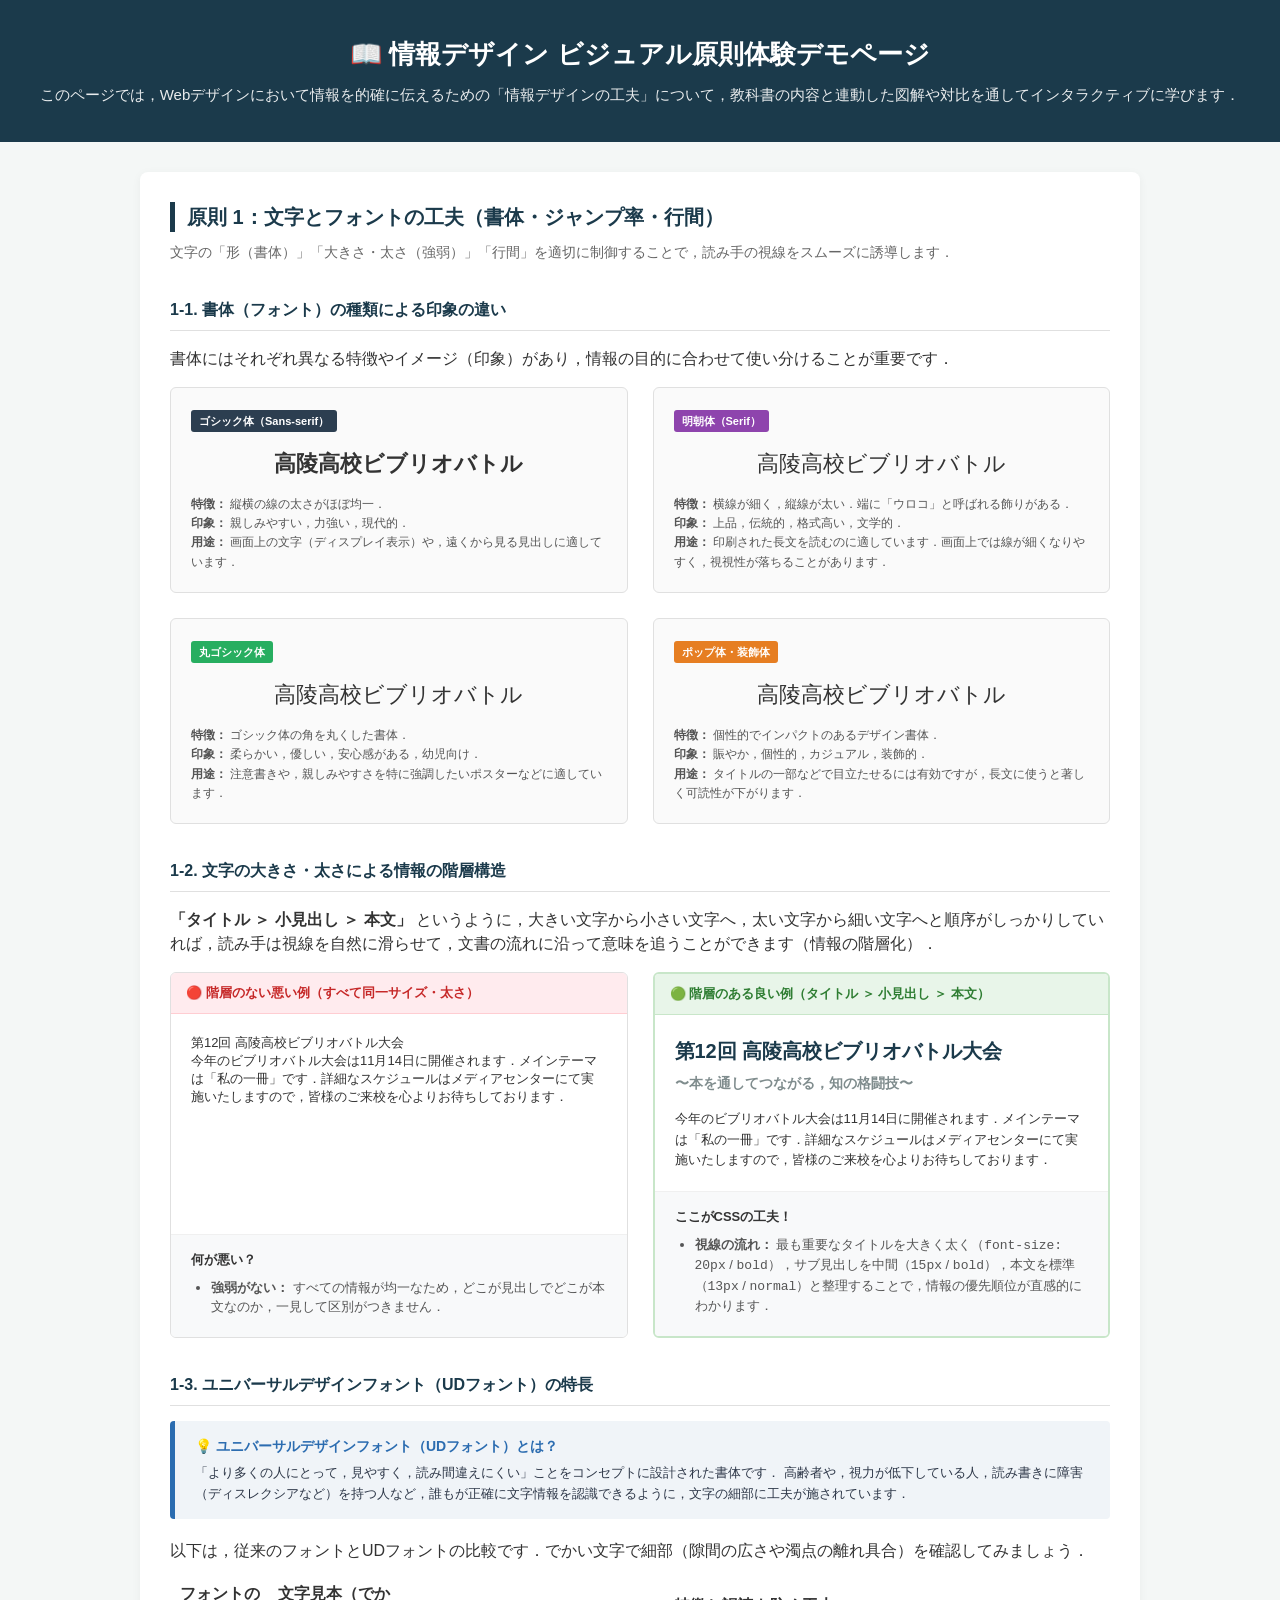
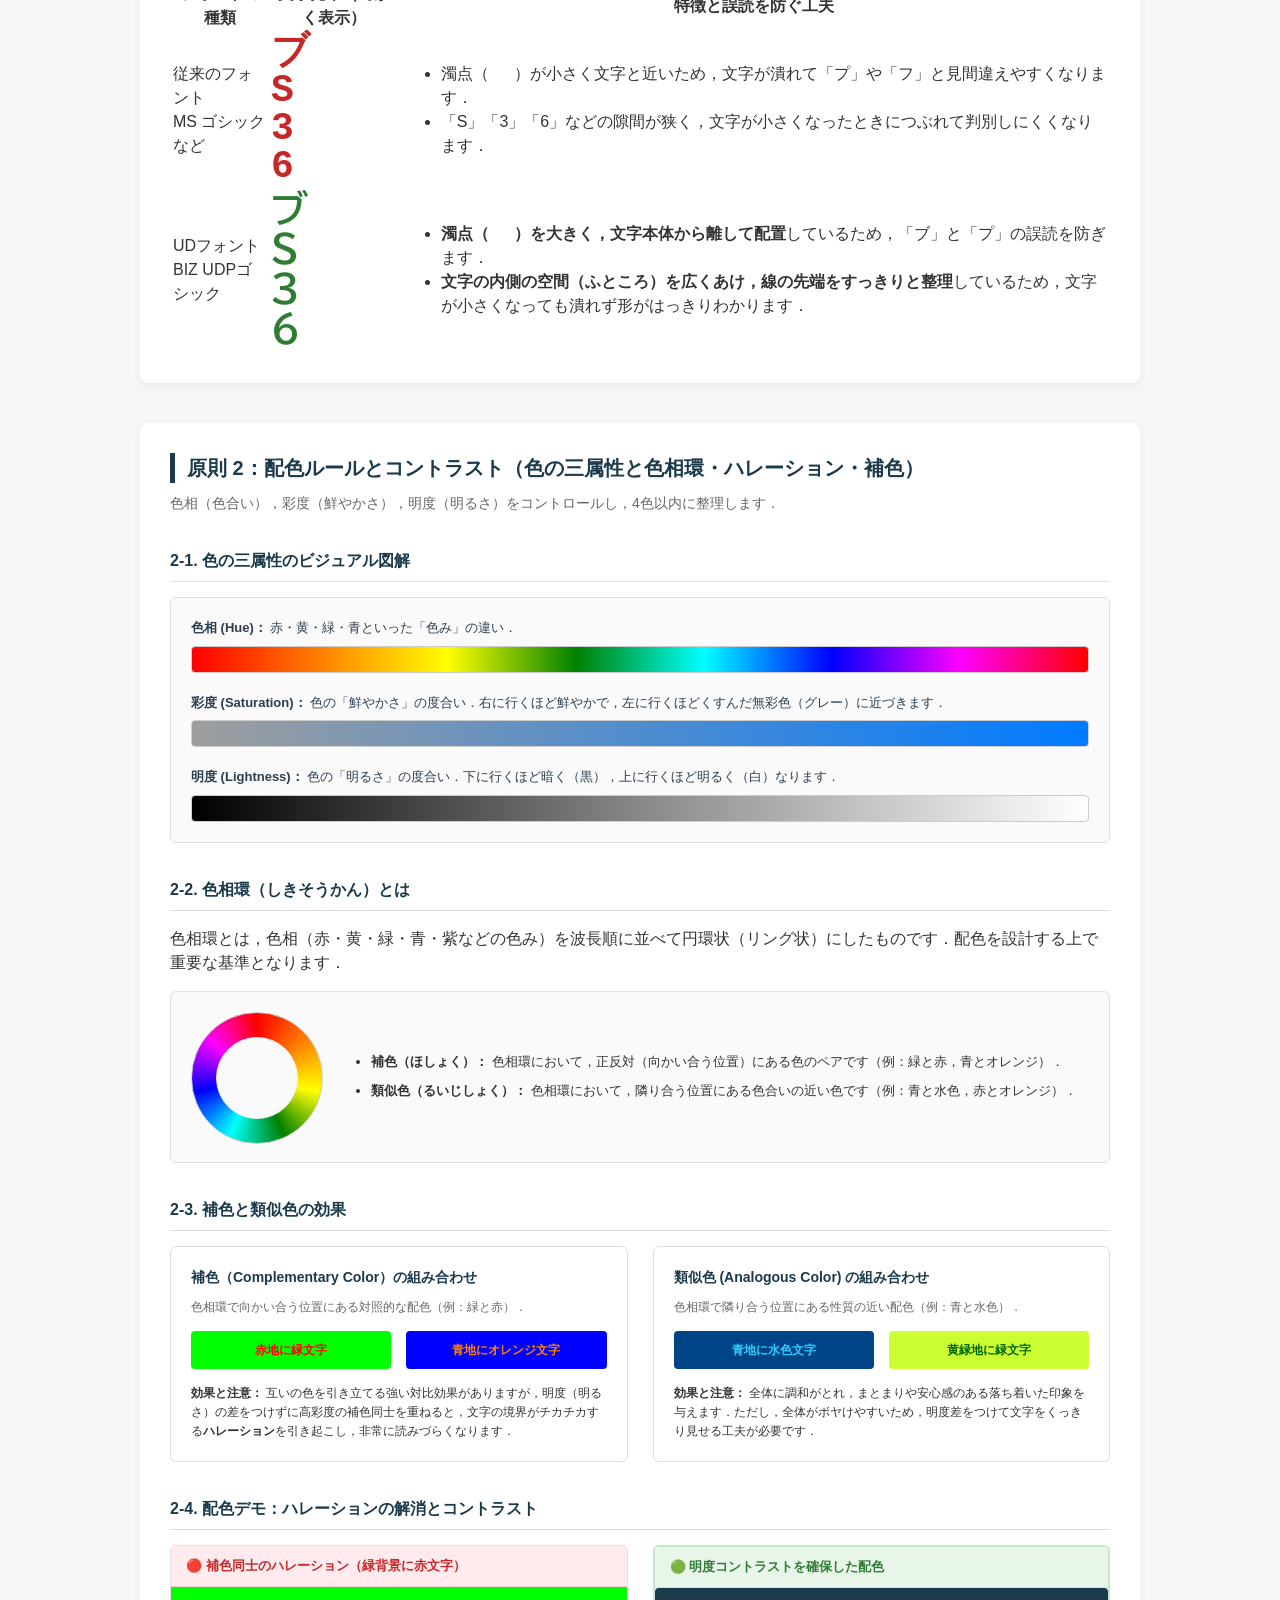
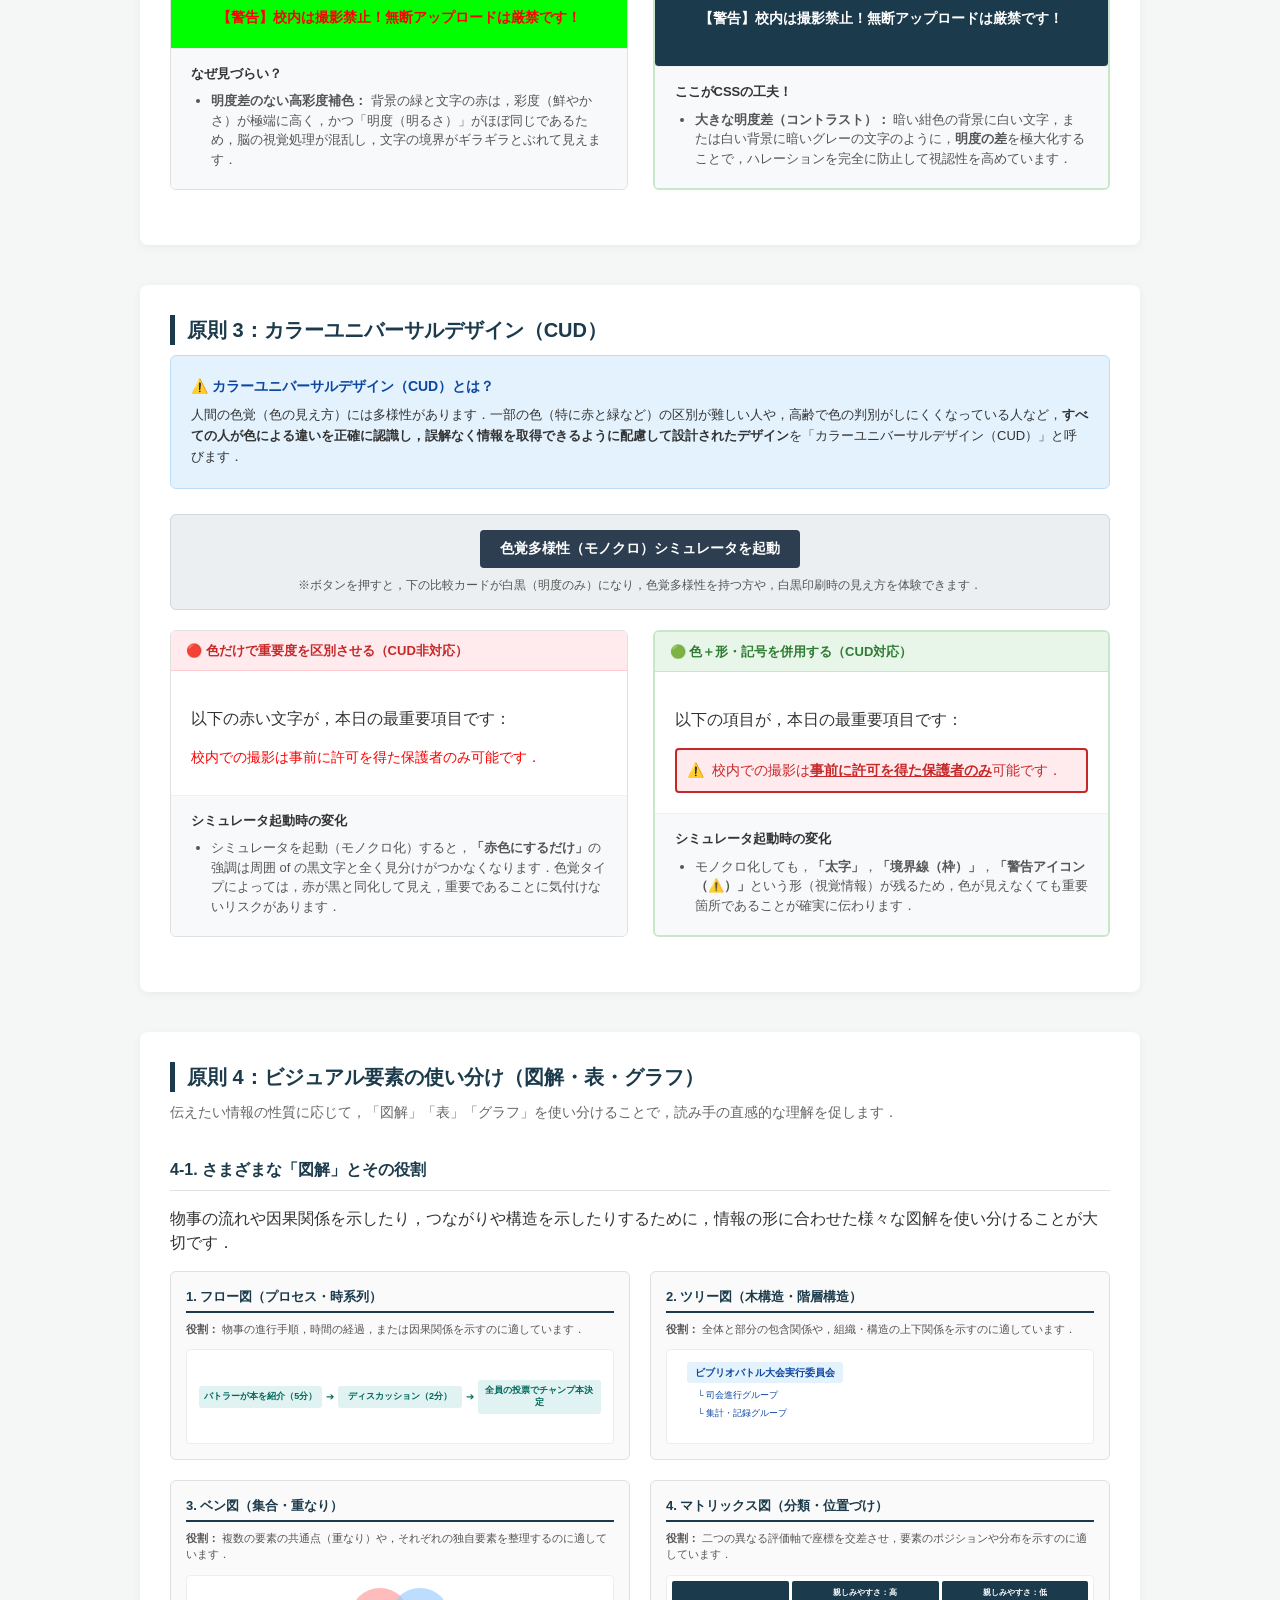
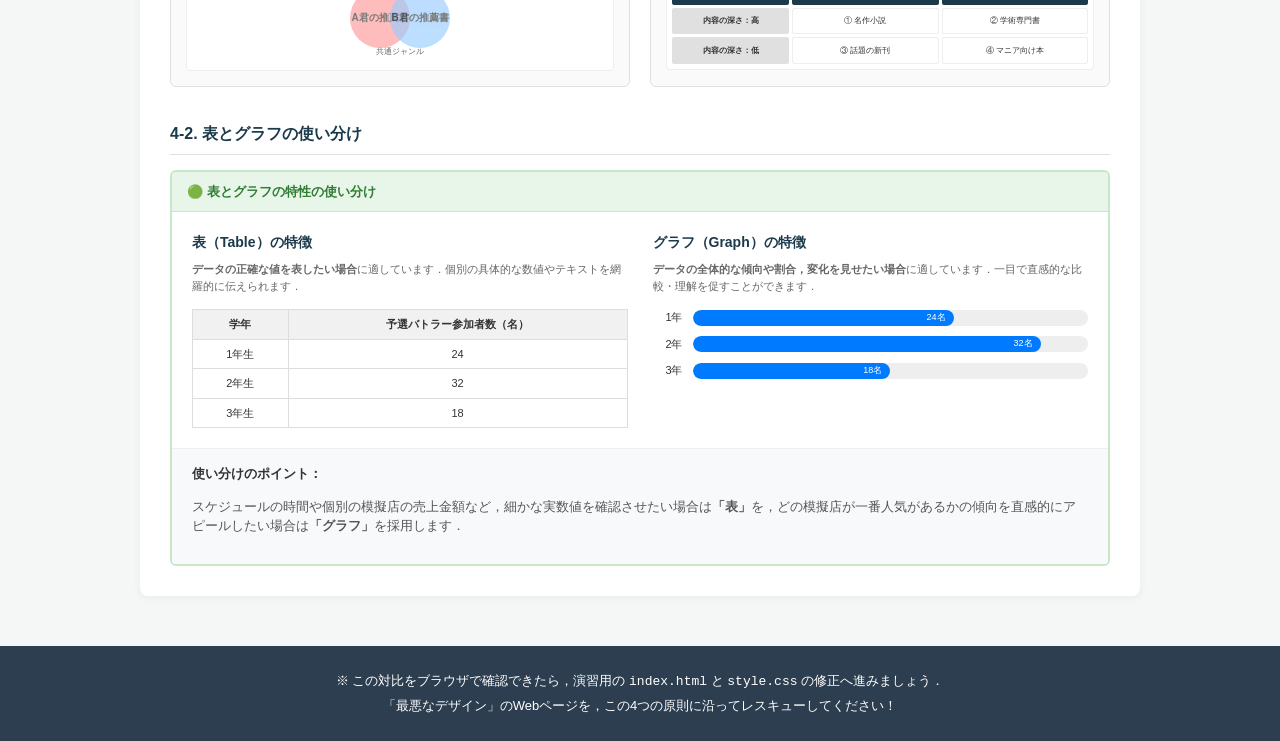
<file: lecture.html>
<!DOCTYPE html>
<html lang="ja">
<head>
    <meta charset="UTF-8">
    <title>情報デザイン解説：伝えるためのビジュアルデザイン原則</title>
    <link rel="preconnect" href="https://fonts.googleapis.com">
    <link rel="preconnect" href="https://fonts.gstatic.com" crossorigin>
    <link href="https://fonts.googleapis.com/css2?family=BIZ+UDPGothic:wght@400;700&display=swap" rel="stylesheet">
    <link rel="stylesheet" href="lecture.css">
</head>
<body>
    <header>
        <h1>📖 情報デザイン ビジュアル原則体験デモページ</h1>
        <p>このページでは，Webデザインにおいて情報を的確に伝えるための「情報デザインの工夫」について，教科書の内容と連動した図解や対比を通してインタラクティブに学びます．</p>
    </header>

    <main class="container">
        <!-- セクション 1：文字とフォントの工夫 -->
        <section class="demo-section">
            <h2 class="section-title">原則 1：文字とフォントの工夫（書体・ジャンプ率・行間）</h2>
            <p class="section-desc">文字の「形（書体）」「大きさ・太さ（強弱）」「行間」を適切に制御することで，読み手の視線をスムーズに誘導します．</p>

            <h3>1-1. 書体（フォント）の種類による印象の違い</h3>
            <p>書体にはそれぞれ異なる特徴やイメージ（印象）があり，情報の目的に合わせて使い分けることが重要です．</p>
            
            <div class="grid font-comparison-grid">
                <!-- ゴシック体 -->
                <div class="font-sample-card type-gothic">
                    <div class="font-tag tag-gothic">ゴシック体（Sans-serif）</div>
                    <p class="font-preview">高陵高校ビブリオバトル</p>
                    <p class="font-desc"><strong>特徴：</strong> 縦横の線の太さがほぼ均一．<br><strong>印象：</strong> 親しみやすい，力強い，現代的．<br><strong>用途：</strong> 画面上の文字（ディスプレイ表示）や，遠くから見る見出しに適しています．</p>
                </div>
                <!-- 明朝体 -->
                <div class="font-sample-card type-mincho">
                    <div class="font-tag tag-mincho">明朝体（Serif）</div>
                    <p class="font-preview">高陵高校ビブリオバトル</p>
                    <p class="font-desc"><strong>特徴：</strong> 横線が細く，縦線が太い．端に「ウロコ」と呼ばれる飾りがある．<br><strong>印象：</strong> 上品，伝統的，格式高い，文学的．<br><strong>用途：</strong> 印刷された長文を読むのに適しています．画面上では線が細くなりやすく，視視性が落ちることがあります．</p>
                </div>
                <!-- 丸ゴシック体 -->
                <div class="font-sample-card type-round">
                    <div class="font-tag tag-round">丸ゴシック体</div>
                    <p class="font-preview">高陵高校ビブリオバトル</p>
                    <p class="font-desc"><strong>特徴：</strong> ゴシック体の角を丸くした書体．<br><strong>印象：</strong> 柔らかい，優しい，安心感がある，幼児向け．<br><strong>用途：</strong> 注意書きや，親しみやすさを特に強調したいポスターなどに適しています．</p>
                </div>
                <!-- ポップ体・装飾 -->
                <div class="font-sample-card type-pop">
                    <div class="font-tag tag-pop">ポップ体・装飾体</div>
                    <p class="font-preview">高陵高校ビブリオバトル</p>
                    <p class="font-desc"><strong>特徴：</strong> 個性的でインパクトのあるデザイン書体．<br><strong>印象：</strong> 賑やか，個性的，カジュアル，装飾的．<br><strong>用途：</strong> タイトルの一部などで目立たせるには有効ですが，長文に使うと著しく可読性が下がります．</p>
                </div>
            </div>

            <h3>1-2. 文字の大きさ・太さによる情報の階層構造</h3>
            <p><strong>「タイトル ＞ 小見出し ＞ 本文」</strong> というように，大きい文字から小さい文字へ，太い文字から細い文字へと順序がしっかりしていれば，読み手は視線を自然に滑らせて，文書の流れに沿って意味を追うことができます（情報の階層化）．</p>

            <div class="grid">
                <!-- 悪い例：階層構造がない（文字の壁） -->
                <div class="card bad-example">
                    <div class="example-header header-bad">🔴 階層のない悪い例（すべて同一サイズ・太さ）</div>
                    <div class="demo-content font-bad-2">
                        <h4>第12回 高陵高校ビブリオバトル大会</h4>
                        <p>今年のビブリオバトル大会は11月14日に開催されます．メインテーマは「私の一冊」です．詳細なスケジュールはメディアセンターにて実施いたしますので，皆様のご来校を心よりお待ちしております．</p>
                    </div>
                    <div class="explanation">
                        <span class="label">何が悪い？</span>
                        <ul>
                            <li><strong>強弱がない：</strong> すべての情報が均一なため，どこが見出しでどこが本文なのか，一見して区別がつきません．</li>
                        </ul>
                    </div>
                </div>

                <!-- 良い例：階層構造の確立 -->
                <div class="card good-example">
                    <div class="example-header header-good">🟢 階層のある良い例（タイトル ＞ 小見出し ＞ 本文）</div>
                    <div class="demo-content font-hierarchy">
                        <h3 class="hierarchy-title">第12回 高陵高校ビブリオバトル大会</h3>
                        <h4 class="hierarchy-subtitle">〜本を通してつながる，知の格闘技〜</h4>
                        <p class="hierarchy-body">今年のビブリオバトル大会は11月14日に開催されます．メインテーマは「私の一冊」です．詳細なスケジュールはメディアセンターにて実施いたしますので，皆様のご来校を心よりお待ちしております．</p>
                    </div>
                    <div class="explanation">
                        <span class="label">ここがCSSの工夫！</span>
                        <ul>
                            <li><strong>視線の流れ：</strong> 最も重要なタイトルを大きく太く（<code>font-size: 20px</code> / <code>bold</code>），サブ見出しを中間（<code>15px</code> / <code>bold</code>），本文を標準（<code>13px</code> / <code>normal</code>）と整理することで，情報の優先順位が直感的にわかります．</li>
                        </ul>
                    </div>
                </div>
            </div>

            <h3>1-3. ユニバーサルデザインフォント（UDフォント）の特長</h3>
            <div class="font-info-box">
                <h4>💡 ユニバーサルデザインフォント（UDフォント）とは？</h4>
                <p>「より多くの人にとって，見やすく，読み間違えにくい」ことをコンセプトに設計された書体です．
                高齢者や，視力が低下している人，読み書きに障害（ディスレクシアなど）を持つ人など，誰もが正確に文字情報を認識できるように，文字の細部に工夫が施されています．</p>
            </div>

            <p class="demo-intro-text">以下は，従来のフォントとUDフォントの比較です．でかい文字で細部（隙間の広さや濁点の離れ具合）を確認してみましょう．</p>

            <div class="ud-table-wrapper">
                <table class="ud-compare-table">
                    <thead>
                        <tr>
                            <th class="col-type">フォントの種類</th>
                            <th class="col-chars">文字見本（でかく表示）</th>
                            <th class="col-desc">特徴と誤読を防ぐ工夫</th>
                        </tr>
                    </thead>
                    <tbody>
                        <!-- 従来フォント -->
                        <tr class="tr-bad">
                            <td class="font-type-cell">
                                <span class="badge-bad">従来のフォント</span>
                                <div class="font-name-sub">MS ゴシック など</div>
                            </td>
                            <td class="chars-cell">
                                <div class="compare-row-flex">
                                    <div class="char-box-s"><span class="compare-char char-normal">ブ</span></div>
                                    <div class="char-box-s"><span class="compare-char char-normal">S</span></div>
                                    <div class="char-box-s"><span class="compare-char char-normal">3</span></div>
                                    <div class="char-box-s"><span class="compare-char char-normal">6</span></div>
                                </div>
                            </td>
                            <td class="desc-cell">
                                <ul>
                                    <li>濁点（ ゙ ）が小さく文字と近いため，文字が潰れて「プ」や「フ」と見間違えやすくなります．</li>
                                    <li>「S」「3」「6」などの隙間が狭く，文字が小さくなったときにつぶれて判別しにくくなります．</li>
                                </ul>
                            </td>
                        </tr>
                        <!-- UDフォント -->
                        <tr class="tr-good">
                            <td class="font-type-cell">
                                <span class="badge-good">UDフォント</span>
                                <div class="font-name-sub">BIZ UDPゴシック</div>
                            </td>
                            <td class="chars-cell">
                                <div class="compare-row-flex">
                                    <div class="char-box-s"><span class="compare-char char-ud">ブ</span></div>
                                    <div class="char-box-s"><span class="compare-char char-ud">S</span></div>
                                    <div class="char-box-s"><span class="compare-char char-ud">3</span></div>
                                    <div class="char-box-s"><span class="compare-char char-ud">6</span></div>
                                </div>
                            </td>
                            <td class="desc-cell">
                                <ul>
                                    <li><strong>濁点（ ゙ ）を大きく，文字本体から離して配置</strong>しているため，「ブ」と「プ」の誤読を防ぎます．</li>
                                    <li><strong>文字の内側の空間（ふところ）を広くあけ，線の先端をすっきりと整理</strong>しているため，文字が小さくなっても潰れず形がはっきりわかります．</li>
                                </ul>
                            </td>
                        </tr>
                    </tbody>
                </table>
            </div>
        </section>

        <!-- セクション 2：配色ルールとコントラスト -->
        <section class="demo-section">
            <h2 class="section-title">原則 2：配色ルールとコントラスト（色の三属性と色相環・ハレーション・補色）</h2>
            <p class="section-desc">色相（色合い），彩度（鮮やかさ），明度（明るさ）をコントロールし，4色以内に整理します．</p>

            <h3>2-1. 色の三属性のビジュアル図解</h3>
            <div class="attributes-container">
                <!-- 色相 -->
                <div class="attr-row">
                    <div class="attr-label"><strong>色相 (Hue)：</strong> 赤・黄・緑・青といった「色み」の違い．</div>
                    <div class="color-bar bar-hue"></div>
                </div>
                <!-- 彩度 -->
                <div class="attr-row">
                    <div class="attr-label"><strong>彩度 (Saturation)：</strong> 色の「鮮やかさ」の度合い．右に行くほど鮮やかで，左に行くほどくすんだ無彩色（グレー）に近づきます．</div>
                    <div class="color-bar bar-saturation"></div>
                </div>
                <!-- 明度 -->
                <div class="attr-row">
                    <div class="attr-label"><strong>明度 (Lightness)：</strong> 色の「明るさ」の度合い．下に行くほど暗く（黒），上に行くほど明るく（白）なります．</div>
                    <div class="color-bar bar-lightness"></div>
                </div>
            </div>

            <h3>2-2. 色相環（しきそうかん）とは</h3>
            <p>色相環とは，色相（赤・黄・緑・青・紫などの色み）を波長順に並べて円環状（リング状）にしたものです．配色を設計する上で重要な基準となります．</p>
            
            <div class="color-wheel-wrapper">
                <div class="color-wheel-box">
                    <div class="color-wheel"></div>
                    <div class="wheel-pointer pointer-a"></div>
                    <div class="wheel-pointer pointer-b"></div>
                </div>
                <div class="color-wheel-explanation">
                    <ul>
                        <li><strong>補色（ほしょく）：</strong> 色相環において，正反対（向かい合う位置）にある色のペアです（例：緑と赤，青とオレンジ）．</li>
                        <li><strong>類似色（るいじしょく）：</strong> 色相環において，隣り合う位置にある色合いの近い色です（例：青と水色，赤とオレンジ）．</li>
                    </ul>
                </div>
            </div>

            <h3>2-3. 補色と類似色の効果</h3>
            <div class="grid color-harmony-grid">
                <!-- 補色 -->
                <div class="harmony-card card-complementary">
                    <h4>補色（Complementary Color）の組み合わせ</h4>
                    <p class="harmony-desc">色相環で向かい合う位置にある対照的な配色（例：緑と赤）．</p>
                    <div class="harmony-demo demo-comp">
                        <div class="comp-box-1">赤地に緑文字</div>
                        <div class="comp-box-2">青地にオレンジ文字</div>
                    </div>
                    <p class="harmony-effect"><strong>効果と注意：</strong> 互いの色を引き立てる強い対比効果がありますが，明度（明るさ）の差をつけずに高彩度の補色同士を重ねると，文字の境界がチカチカする<strong>ハレーション</strong>を引き起こし，非常に読みづらくなります．</p>
                </div>
                <!-- 類似色 -->
                <div class="harmony-card card-analogous">
                    <h4>類似色 (Analogous Color) の組み合わせ</h4>
                    <p class="harmony-desc">色相環で隣り合う位置にある性質の近い配色（例：青と水色）．</p>
                    <div class="harmony-demo demo-anal">
                        <div class="anal-box-1">青地に水色文字</div>
                        <div class="anal-box-2">黄緑地に緑文字</div>
                    </div>
                    <p class="harmony-effect"><strong>効果と注意：</strong> 全体に調和がとれ，まとまりや安心感のある落ち着いた印象を与えます．ただし，全体がボヤけやすいため，明度差をつけて文字をくっきり見せる工夫が必要です．</p>
                </div>
            </div>

            <h3>2-4. 配色デモ：ハレーションの解消とコントラスト</h3>
            <div class="grid">
                <!-- 悪い例：ハレーション -->
                <div class="card bad-example">
                    <div class="example-header header-bad">🔴 補色同士のハレーション（緑背景に赤文字）</div>
                    <div class="demo-content color-bad-2">
                        <p>【警告】校内は撮影禁止！無断アップロードは厳禁です！</p>
                    </div>
                    <div class="explanation">
                        <span class="label">なぜ見づらい？</span>
                        <ul>
                            <li><strong>明度差のない高彩度補色：</strong> 背景の緑と文字の赤は，彩度（鮮やかさ）が極端に高く，かつ「明度（明るさ）」がほぼ同じであるため，脳の視覚処理が混乱し，文字の境界がギラギラとぶれて見えます．</li>
                        </ul>
                    </div>
                </div>

                <!-- 良い例：明度コントラストの確保 -->
                <div class="card good-example">
                    <div class="example-header header-good">🟢 明度コントラストを確保した配色</div>
                    <div class="demo-content color-good-contrast">
                        <p>【警告】校内は撮影禁止！無断アップロードは厳禁です！</p>
                    </div>
                    <div class="explanation">
                        <span class="label">ここがCSSの工夫！</span>
                        <ul>
                            <li><strong>大きな明度差（コントラスト）：</strong> 暗い紺色の背景に白い文字，または白い背景に暗いグレーの文字のように，<strong>明度の差</strong>を極大化することで，ハレーションを完全に防止して視認性を高めています．</li>
                        </ul>
                    </div>
                </div>
            </div>
        </section>

        <!-- セクション 3：カラーユニバーサルデザイン -->
        <section class="demo-section">
            <h2 class="section-title">原則 3：カラーユニバーサルデザイン（CUD）</h2>
            
            <div class="cud-info-box">
                <h4>⚠️ カラーユニバーサルデザイン（CUD）とは？</h4>
                <p>人間の色覚（色の見え方）には多様性があります．一部の色（特に赤と緑など）の区別が難しい人や，高齢で色の判別がしにくくなっている人など，<strong>すべての人が色による違いを正確に認識し，誤解なく情報を取得できるように配慮して設計されたデザイン</strong>を「カラーユニバーサルデザイン（CUD）」と呼びます．</p>
            </div>

            <div class="simulator-panel">
                <button id="grayscale-btn" onclick="toggleGrayscale()">色覚多様性（モノクロ）シミュレータを起動</button>
                <p class="sim-note">※ボタンを押すと，下の比較カードが白黒（明度のみ）になり，色覚多様性を持つ方や，白黒印刷時の見え方を体験できます．</p>
            </div>

            <div class="grid" id="cud-demo-grid">
                <!-- 悪い例：色相のみに依存 -->
                <div class="card bad-example">
                    <div class="example-header header-bad">🔴 色だけで重要度を区別させる（CUD非対応）</div>
                    <div class="demo-content cud-bad">
                        <p>以下の赤い文字が，本日の最重要項目です：</p>
                        <p class="cud-bad-text">校内での撮影は事前に許可を得た保護者のみ可能です．</p>
                    </div>
                    <div class="explanation">
                        <span class="label">シミュレータ起動時の変化</span>
                        <ul>
                            <li>シミュレータを起動（モノクロ化）すると，<strong>「赤色にするだけ」</strong>の強調は周囲 of の黒文字と全く見分けがつかなくなります．色覚タイプによっては，赤が黒と同化して見え，重要であることに気付けないリスクがあります．</li>
                        </ul>
                    </div>
                </div>

                <!-- 良い例：色＋形の併用 -->
                <div class="card good-example">
                    <div class="example-header header-good">🟢 色＋形・記号を併用する（CUD対応）</div>
                    <div class="demo-content cud-good">
                        <p>以下の項目が，本日の最重要項目です：</p>
                        <div class="cud-good-box">
                            <span class="icon">⚠️</span>
                            <span class="text">校内での撮影は<strong>事前に許可を得た保護者のみ</strong>可能です．</span>
                        </div>
                    </div>
                    <div class="explanation">
                        <span class="label">シミュレータ起動時の変化</span>
                        <ul>
                            <li>モノクロ化しても，<strong>「太字」</strong>，<strong>「境界線（枠）」</strong>，<strong>「警告アイコン（⚠️）」</strong>という形（視覚情報）が残るため，色が見えなくても重要箇所であることが確実に伝わります．</li>
                        </ul>
                    </div>
                </div>
            </div>
        </section>

        <!-- セクション 4：図解・表・グラフの使い分け -->
        <section class="demo-section">
            <h2 class="section-title">原則 4：ビジュアル要素の使い分け（図解・表・グラフ）</h2>
            <p class="section-desc">伝えたい情報の性質に応じて，「図解」「表」「グラフ」を使い分けることで，読み手の直感的な理解を促します．</p>

            <h3>4-1. さまざまな「図解」とその役割</h3>
            <p>物事の流れや因果関係を示したり，つながりや構造を示したりするために，情報の形に合わせた様々な図解を使い分けることが大切です．</p>

            <div class="grid diagram-types-grid">
                <!-- フロー図 -->
                <div class="diagram-type-card">
                    <div class="diag-type-tag">1. フロー図（プロセス・時系列）</div>
                    <p class="diag-desc"><strong>役割：</strong> 物事の進行手順，時間の経過，または因果関係を示すのに適しています．</p>
                    <div class="diagram-demo-box db-flow">
                        <span class="flow-node">バトラーが本を紹介（5分）</span>
                        <span class="flow-arrow">➔</span>
                        <span class="flow-node">ディスカッション（2分）</span>
                        <span class="flow-arrow">➔</span>
                        <span class="flow-node">全員の投票でチャンプ本決定</span>
                    </div>
                </div>
                <!-- ツリー図 -->
                <div class="diagram-type-card">
                    <div class="diag-type-tag">2. ツリー図（木構造・階層構造）</div>
                    <p class="diag-desc"><strong>役割：</strong> 全体と部分の包含関係や，組織・構造の上下関係を示すのに適しています．</p>
                    <div class="diagram-demo-box db-tree">
                        <div class="tree-root-node">ビブリオバトル大会実行委員会</div>
                        <div class="tree-branches-container">
                            <div class="tree-branch-node">└ 司会進行グループ</div>
                            <div class="tree-branch-node">└ 集計・記録グループ</div>
                        </div>
                    </div>
                </div>
                <!-- ベン図 -->
                <div class="diagram-type-card">
                    <div class="diag-type-tag">3. ベン図（集合・重なり）</div>
                    <p class="diag-desc"><strong>役割：</strong> 複数の要素の共通点（重なり）や，それぞれの独自要素を整理するのに適しています．</p>
                    <div class="diagram-demo-box db-venn">
                        <div class="venn-circles">
                            <div class="venn-c c-left">A君の推薦書</div>
                            <div class="venn-c c-right">B君の推薦書</div>
                            <div class="venn-overlap-label">共通ジャンル</div>
                        </div>
                    </div>
                </div>
                <!-- マトリックス図 -->
                <div class="diagram-type-card">
                    <div class="diag-type-tag">4. マトリックス図（分類・位置づけ）</div>
                    <p class="diag-desc"><strong>役割：</strong> 二つの異なる評価軸で座標を交差させ，要素のポジションや分布を示すのに適しています．</p>
                    <div class="diagram-demo-box db-matrix">
                        <div class="matrix-grid">
                            <div class="m-cell m-header"></div>
                            <div class="m-cell m-header">親しみやすさ：高</div>
                            <div class="m-cell m-header">親しみやすさ：低</div>
                            <div class="m-cell m-label">内容の深さ：高</div>
                            <div class="m-cell m-content act-1">① 名作小説</div>
                            <div class="m-cell m-content act-2">② 学術専門書</div>
                            <div class="m-cell m-label">内容の深さ：低</div>
                            <div class="m-cell m-content act-3">③ 話題の新刊</div>
                            <div class="m-cell m-content act-4">④ マニア向け本</div>
                        </div>
                    </div>
                </div>
            </div>

            <h3>4-2. 表とグラフの使い分け</h3>
            <div class="card good-example-wide">
                <div class="example-header header-good">🟢 表とグラフの特性の使い分け</div>
                <div class="demo-content">
                    <div class="table-graph-comparison">
                        <!-- 表の解説とデモ -->
                        <div class="comp-item item-table">
                            <h4>表（Table）の特徴</h4>
                            <p class="comp-desc"><strong>データの正確な値を表したい場合</strong>に適しています．個別の具体的な数値やテキストを網羅的に伝えられます．</p>
                            <table class="sub-demo-table">
                                <thead>
                                    <tr><th>学年</th><th>予選バトラー参加者数（名）</th></tr>
                                </thead>
                                <tbody>
                                    <tr><td>1年生</td><td>24</td></tr>
                                    <tr><td>2年生</td><td>32</td></tr>
                                    <tr><td>3年生</td><td>18</td></tr>
                                </tbody>
                            </table>
                        </div>
                        <!-- グラフの解説とデモ -->
                        <div class="comp-item item-graph">
                            <h4>グラフ（Graph）の特徴</h4>
                            <p class="comp-desc"><strong>データの全体的な傾向や割合，変化を見せたい場合</strong>に適しています．一目で直感的な比較・理解を促すことができます．</p>
                            <div class="sub-demo-chart">
                                <div class="chart-bar-row">
                                    <span class="bar-name">1年</span>
                                    <div class="bar-track"><div class="bar-fill" style="width: 66%;">24名</div></div>
                                </div>
                                <div class="chart-bar-row">
                                    <span class="bar-name">2年</span>
                                    <div class="bar-track"><div class="bar-fill" style="width: 88%;">32名</div></div>
                                </div>
                                <div class="chart-bar-row">
                                    <span class="bar-name">3年</span>
                                    <div class="bar-track"><div class="bar-fill" style="width: 50%;">18名</div></div>
                                </div>
                            </div>
                        </div>
                    </div>
                </div>
                <div class="explanation">
                    <span class="label">使い分けのポイント：</span>
                    <p>スケジュールの時間や個別の模擬店の売上金額など，細かな実数値を確認させたい場合は<strong>「表」</strong>を，どの模擬店が一番人気があるかの傾向を直感的にアピールしたい場合は<strong>「グラフ」</strong>を採用します．</p>
                </div>
            </div>
        </section>
    </main>

    <footer>
        <p>※ この対比をブラウザで確認できたら，演習用の <code>index.html</code> と <code>style.css</code> の修正へ進みましょう．</p>
        <p>「最悪なデザイン」のWebページを，この4つの原則に沿ってレスキューしてください！</p>
    </footer>

    <script>
        function toggleGrayscale() {
            const container = document.getElementById('cud-demo-grid');
            container.classList.toggle('grayscale-mode');
            const btn = document.getElementById('grayscale-btn');
            if (container.classList.contains('grayscale-mode')) {
                btn.textContent = 'シミュレータをオフにする';
                btn.style.backgroundColor = '#c62828';
            } else {
                btn.textContent = '色覚多様性（モノクロ）シミュレータを起動';
                btn.style.backgroundColor = '#2c3e50';
            }
        }
    </script>
</body>
</html>
</file>
<file: lecture.css>
/* lecture.css */

/* 全体の基本設定 */
body {
  font-family: 'Helvetica Neue', Arial, 'Hiragino Kaku Gothic ProN', Meiryo, sans-serif;
  background-color: #f4f7f6;
  color: #333333;
  margin: 0;
  padding: 0;
  line-height: 1.5;
}

header {
  background-color: #1b3a4b;
  color: #ffffff;
  text-align: center;
  padding: 35px 20px;
}
header h1 {
  margin: 0 0 10px 0;
  font-size: 26px;
}
header p {
  margin: 0;
  font-size: 15px;
  opacity: 0.9;
}

.container {
  max-width: 1000px;
  margin: 30px auto;
  padding: 0 20px;
}

/* デモセクション */
.demo-section {
  background-color: #ffffff;
  border-radius: 8px;
  box-shadow: 0 2px 10px rgba(0,0,0,0.05);
  padding: 30px;
  margin-bottom: 40px;
}

.section-title {
  font-size: 20px;
  color: #1b3a4b;
  border-left: 5px solid #1b3a4b;
  padding-left: 12px;
  margin-top: 0;
  margin-bottom: 10px;
}
.section-desc {
  font-size: 14px;
  color: #666;
  margin-top: 0;
  margin-bottom: 30px;
}

h3 {
  font-size: 16px;
  color: #1b3a4b;
  border-bottom: 1px solid #e0e0e0;
  padding-bottom: 8px;
  margin-top: 35px;
  margin-bottom: 15px;
}

/* グリッドレイアウト */
.grid {
  display: grid;
  grid-template-columns: 1fr 1fr;
  gap: 25px;
  margin-bottom: 25px;
}

/* カードデザイン */
.card {
  border: 1px solid #e0e0e0;
  border-radius: 6px;
  overflow: hidden;
  display: flex;
  flex-direction: column;
}
.good-example-wide {
  border: 2px solid #c8e6c9;
  border-radius: 6px;
  overflow: hidden;
  display: flex;
  flex-direction: column;
}
.good-example {
  border: 2px solid #c8e6c9;
}

.example-header {
  padding: 10px 15px;
  font-weight: bold;
  font-size: 13px;
}
.header-bad {
  background-color: #ffebee;
  color: #c62828;
  border-bottom: 1px solid #ffcdd2;
}
.header-good {
  background-color: #e8f5e9;
  color: #2e7d32;
  border-bottom: 1px solid #c8e6c9;
}

.demo-content {
  padding: 20px;
  flex-grow: 1;
  border-bottom: 1px solid #f0f0f0;
}

.explanation {
  background-color: #f8f9fa;
  padding: 15px 20px;
  font-size: 13px;
  color: #555555;
}
.explanation .label {
  font-weight: bold;
  color: #333;
  display: block;
  margin-bottom: 8px;
}
.explanation ul {
  margin: 0;
  padding-left: 20px;
}
.explanation li {
  margin-bottom: 5px;
}

/* --- 1-1. フォントの種類比較 --- */
.font-comparison-grid {
  grid-template-columns: 1fr 1fr;
}
.font-sample-card {
  border: 1px solid #e0e0e0;
  border-radius: 6px;
  padding: 20px;
  background-color: #fafafa;
}
.font-tag {
  display: inline-block;
  padding: 3px 8px;
  font-size: 11px;
  font-weight: bold;
  color: #fff;
  border-radius: 3px;
  margin-bottom: 15px;
}
.font-preview {
  font-size: 22px;
  margin: 0 0 15px 0;
  text-align: center;
}
.font-desc {
  font-size: 12px;
  color: #555;
  margin: 0;
  line-height: 1.6;
}

.tag-gothic { background-color: #2c3e50; }
.tag-mincho { background-color: #8e44ad; }
.tag-round { background-color: #27ae60; }
.tag-pop { background-color: #e67e22; }

/* 各フォントファミリー適用 */
.type-gothic .font-preview {
  font-family: sans-serif;
  font-weight: bold;
}
.type-mincho .font-preview {
  font-family: "MS Mincho", "Hiragino Mincho ProN", serif;
}
.type-round .font-preview {
  font-family: "Hiragino Maru Gothic ProN", "Yu Gothic", sans-serif;
}
.type-pop .font-preview {
  font-family: "HGP創英角ﾎﾟｯﾌﾟ体", "Comic Sans MS", fantasy;
}

/* --- 1-2. 文字の階層構造 --- */
.font-bad-1 {
  font-family: 'Comic Sans MS', cursive, 'HGP創英角ﾎﾟｯﾌﾟ体', fantasy;
  line-height: 0.8 !important;
  letter-spacing: -1.5px;
}
.font-bad-1 h3 {
  font-size: 14px;
  margin: 0 0 5px 0;
}
.font-bad-1 p {
  margin: 0;
  font-size: 13px;
}

.font-bad-2 h4, .font-bad-2 p {
  font-size: 13px !important;
  font-weight: normal !important;
  font-family: sans-serif;
  line-height: 1.4;
  margin: 0;
}

/* 良い階層構造 */
.font-hierarchy {
  font-family: sans-serif;
  line-height: 1.6;
}
.font-hierarchy .hierarchy-title {
  font-size: 20px;
  font-weight: bold;
  color: #1b3a4b;
  margin: 0 0 5px 0;
  border: none;
  padding: 0;
}
.font-hierarchy .hierarchy-subtitle {
  font-size: 14px;
  font-weight: bold;
  color: #7f8c8d;
  margin: 0 0 15px 0;
}
.font-hierarchy .hierarchy-body {
  font-size: 13px;
  color: #333;
  margin: 0;
}

.font-good {
  font-family: sans-serif;
  line-height: 1.6;
}
.font-good h3 {
  font-size: 18px;
  font-weight: bold;
  color: #1b3a4b;
  margin: 0 0 10px 0;
}
.font-good p {
  margin: 0;
  font-size: 14px;
}

/* --- 2-1. 三属性ビジュアル図解 --- */
.attributes-container {
  background-color: #fafafa;
  border: 1px solid #e0e0e0;
  border-radius: 6px;
  padding: 20px;
  margin-bottom: 30px;
}
.attr-row {
  margin-bottom: 20px;
}
.attr-row:last-child {
  margin-bottom: 0;
}
.attr-label {
  font-size: 13px;
  margin-bottom: 8px;
  color: #2c3e50;
}
.color-bar {
  height: 25px;
  border-radius: 4px;
  border: 1px solid #ccc;
}
/* 色相グラデーション */
.bar-hue {
  background: linear-gradient(to right, red, #ff8000, yellow, green, cyan, blue, magenta, red);
}
/* 彩度グラデーション */
.bar-saturation {
  background: linear-gradient(to right, #9e9e9e, #007bff);
}
/* 明度グラデーション */
.bar-lightness {
  background: linear-gradient(to right, #000000, #888888, #ffffff);
}

/* --- 2-2. 色相環の円グラデーション描画 --- */
.color-wheel-wrapper {
  display: flex;
  align-items: center;
  gap: 30px;
  background-color: #fafafa;
  border: 1px solid #e0e0e0;
  border-radius: 6px;
  padding: 20px;
  margin-bottom: 30px;
}
.color-wheel-box {
  position: relative;
  width: 130px;
  height: 130px;
  flex-shrink: 0;
}
/* conic-gradientを使った本物の円形色相環 */
.color-wheel {
  width: 100%;
  height: 100%;
  border-radius: 50%;
  background: conic-gradient(red, #ff8000, yellow, green, cyan, blue, magenta, red);
  border: 1px solid #ccc;
}
/* 円の中心を白くくり抜く */
.color-wheel-box::after {
  content: "";
  position: absolute;
  top: 25px;
  left: 25px;
  width: 80px;
  height: 80px;
  background-color: #fafafa;
  border-radius: 50%;
  border: 1px solid #eee;
}

.color-wheel-explanation {
  font-size: 13px;
  color: #333;
}
.color-wheel-explanation ul {
  margin: 0;
  padding-left: 20px;
}
.color-wheel-explanation li {
  margin-bottom: 8px;
  line-height: 1.6;
}
.color-wheel-explanation li:last-child {
  margin-bottom: 0;
}

/* --- 2-3. 補色・類似色比較 --- */
.color-harmony-grid {
  grid-template-columns: 1fr 1fr;
}
.harmony-card {
  border: 1px solid #e0e0e0;
  border-radius: 6px;
  padding: 20px;
  background-color: #fff;
}
.harmony-card h4 {
  margin: 0 0 10px 0;
  font-size: 14px;
  color: #1b3a4b;
}
.harmony-desc {
  font-size: 12px;
  color: #666;
  margin: 0 0 15px 0;
}
.harmony-demo {
  display: flex;
  gap: 15px;
  margin-bottom: 15px;
}
.harmony-demo > div {
  flex: 1;
  padding: 10px;
  text-align: center;
  font-size: 12px;
  font-weight: bold;
  border-radius: 4px;
}

/* 補色デモ配色 */
.comp-box-1 {
  background-color: #00ff00; /* 緑 */
  color: #ff0000; /* 赤（ハレーション） */
}
.comp-box-2 {
  background-color: #0000ff; /* 青 */
  color: #ff8000; /* オレンジ */
}

/* 類似色デモ配色 */
.anal-box-1 {
  background-color: #004488; /* 深い青 */
  color: #33ccff; /* 水色 */
}
.anal-box-2 {
  background-color: #ccff33; /* 黄緑 */
  color: #006600; /* 深い緑 */
}

.harmony-effect {
  font-size: 12px;
  margin: 0;
  line-height: 1.6;
}

/* --- 2-4. 配色デモ --- */
.color-bad-1 {
  background-color: #fafafa;
}
.color-bad-1 .text-invisible {
  color: #f1f1f1;
  font-weight: bold;
  margin: 0 0 15px 0;
  font-size: 14px;
}
.color-bad-1 .text-rainbow {
  font-weight: bold;
  margin: 0;
  font-size: 14px;
}
.color-bad-1 .c1 { color: #ff0000; }
.color-bad-1 .c2 { color: #e65100; }
.color-bad-1 .c3 { color: #2e7d32; }
.color-bad-1 .c4 { color: #0000ff; }
.color-bad-1 .c5 { color: #7b1fa2; }
.color-bad-1 .c6 { color: #c2185b; }

.color-bad-2 {
  background-color: #00ff00;
  color: #ff0000;
  padding: 20px;
  text-align: center;
  font-weight: bold;
}
.color-bad-2 p {
  margin: 0;
  font-size: 14px;
}

.color-good-contrast {
  background-color: #1b3a4b;
  color: #ffffff;
  padding: 20px;
  text-align: center;
  font-weight: bold;
  border-radius: 4px;
}
.color-good-contrast p {
  margin: 0;
  font-size: 14px;
}

.color-good {
  background-color: #ffffff;
  color: #333333;
}
.color-good .badge-main {
  background-color: #1b3a4b;
  color: #ffffff;
  display: inline-block;
  padding: 4px 10px;
  font-size: 12px;
  font-weight: bold;
  border-radius: 3px;
  margin-bottom: 10px;
}
.color-good .body-text {
  margin: 0 0 10px 0;
  font-size: 14px;
}
.color-good .alert-text {
  color: #e65100;
  font-weight: bold;
  margin: 0;
}

/* --- 原則 3：カラーユニバーサルデザイン --- */
.cud-info-box {
  background-color: #e3f2fd;
  border: 1px solid #bbdefb;
  border-radius: 6px;
  padding: 20px;
  margin-bottom: 25px;
}
.cud-info-box h4 {
  margin: 0 0 8px 0;
  color: #0d47a1;
  font-size: 14px;
}
.cud-info-box p {
  margin: 0;
  font-size: 13px;
  line-height: 1.6;
}

.cud-bad {
  background-color: #ffffff;
}
.cud-bad-text {
  color: #ff0000;
  margin: 0;
  font-size: 14px;
}

.cud-good {
  background-color: #ffffff;
}
.cud-good-box {
  background-color: #ffebee;
  color: #c62828;
  border: 2px solid #c62828;
  padding: 10px;
  border-radius: 4px;
  display: flex;
  align-items: center;
  gap: 8px;
  font-size: 14px;
}
.cud-good-box strong {
  font-weight: bold;
  text-decoration: underline;
}

/* モノクロシミュレータトグル */
.grayscale-mode {
  filter: grayscale(100%);
}

.simulator-panel {
  background-color: #eceff1;
  border: 1px solid #cfd8dc;
  border-radius: 6px;
  padding: 15px;
  margin-bottom: 20px;
  text-align: center;
}
.simulator-panel button {
  background-color: #2c3e50;
  color: #ffffff;
  border: none;
  padding: 10px 20px;
  font-size: 14px;
  font-weight: bold;
  border-radius: 4px;
  cursor: pointer;
  transition: background-color 0.2s;
}
.simulator-panel button:hover {
  background-color: #1a252f;
}
.sim-note {
  font-size: 12px;
  color: #555555;
  margin: 8px 0 0 0;
}

/* --- 原則 4：ビジュアル要素の使い分けと図解 --- */
.diagram-types-grid {
  grid-template-columns: 1fr 1fr;
  gap: 20px;
}
.diagram-type-card {
  border: 1px solid #e0e0e0;
  border-radius: 6px;
  padding: 15px;
  background-color: #fafafa;
  display: flex;
  flex-direction: column;
}
.diag-type-tag {
  font-size: 13px;
  font-weight: bold;
  color: #1b3a4b;
  border-bottom: 2px solid #1b3a4b;
  padding-bottom: 4px;
  margin-bottom: 8px;
}
.diag-desc {
  font-size: 11px;
  color: #555;
  margin-top: 0;
  margin-bottom: 12px;
  line-height: 1.5;
}

.diagram-demo-box {
  background-color: #fff;
  border: 1px solid #eee;
  border-radius: 4px;
  padding: 12px;
  min-height: 95px;
  height: auto;
  display: flex;
  align-items: center;
  justify-content: center;
  box-sizing: border-box;
}

/* 1. フロー図 */
.db-flow {
  display: flex;
  align-items: center;
  gap: 4px;
}
.flow-node {
  font-size: 9px;
  font-weight: bold;
  background-color: #e0f2f1;
  color: #00695c;
  padding: 5px;
  border-radius: 3px;
  text-align: center;
  flex: 1;
  line-height: 1.3;
}
.flow-arrow {
  font-size: 10px;
  color: #00695c;
}

/* 2. ツリー図 */
.db-tree {
  flex-direction: column;
  align-items: flex-start;
  justify-content: flex-start;
  padding-left: 20px;
}
.tree-root-node {
  font-size: 10px;
  font-weight: bold;
  background-color: #e3f2fd;
  color: #0d47a1;
  padding: 3px 8px;
  border-radius: 3px;
  margin-bottom: 6px;
}
.tree-branches-container {
  display: flex;
  flex-direction: column;
  gap: 4px;
  padding-left: 10px;
}
.tree-branch-node {
  font-size: 9px;
  color: #0d47a1;
}

/* 3. ベン図 */
.db-venn {
  position: relative;
}
.venn-circles {
  position: relative;
  width: 130px;
  height: 70px;
}
.venn-c {
  position: absolute;
  width: 60px;
  height: 60px;
  border-radius: 50%;
  opacity: 0.65;
  display: flex;
  align-items: center;
  justify-content: center;
  font-size: 10px;
  font-weight: bold;
  top: 0;
}
.c-left {
  background-color: #ff9999;
  left: 15px;
}
.c-right {
  background-color: #99ccff;
  right: 15px;
}
.venn-overlap-label {
  position: absolute;
  bottom: 0;
  width: 100%;
  text-align: center;
  font-size: 8px;
  color: #666;
}

/* 4. マトリックス図 */
.db-matrix {
  padding: 5px;
}
.matrix-grid {
  display: grid;
  grid-template-columns: 0.8fr 1fr 1fr;
  gap: 3px;
  width: 100%;
  height: 100%;
}
.m-cell {
  background-color: #f5f5f5;
  padding: 2px;
  font-size: 8px;
  text-align: center;
  display: flex;
  align-items: center;
  justify-content: center;
  border-radius: 2px;
  box-sizing: border-box;
}
.m-header {
  background-color: #1b3a4b;
  color: #fff;
  font-weight: bold;
}
.m-label {
  background-color: #e0e0e0;
  font-weight: bold;
}
.m-content {
  background-color: #fff;
  border: 1px solid #eee;
  color: #333;
}

/* 表・グラフの比較スタイル */
.table-graph-comparison {
  display: grid;
  grid-template-columns: 1fr 1fr;
  gap: 25px;
}
.comp-item h4 {
  margin: 0 0 8px 0;
  font-size: 14px;
  color: #1b3a4b;
}
.comp-desc {
  font-size: 11px;
  color: #666;
  margin-top: 0;
  margin-bottom: 15px;
  line-height: 1.5;
}

/* 表デモ */
.sub-demo-table {
  width: 100%;
  border-collapse: collapse;
  font-size: 11px;
}
.sub-demo-table th, .sub-demo-table td {
  border: 1px solid #ddd;
  padding: 6px 8px;
  text-align: center;
}
.sub-demo-table th {
  background-color: #f1f1f1;
  color: #333;
}

/* グラフデモ */
.sub-demo-chart {
  display: flex;
  flex-direction: column;
  gap: 10px;
}
.chart-bar-row {
  display: flex;
  align-items: center;
  gap: 10px;
}
.bar-name {
  font-size: 11px;
  width: 30px;
  text-align: right;
  flex-shrink: 0;
}
.bar-track {
  background-color: #eee;
  flex-grow: 1;
  height: 16px;
  border-radius: 8px;
  overflow: hidden;
}
.bar-fill {
  background-color: #007bff;
  height: 100%;
  border-radius: 8px;
  font-size: 9px;
  color: #fff;
  display: flex;
  align-items: center;
  justify-content: flex-end;
  padding-right: 8px;
  box-sizing: border-box;
}

/* --- 1-3. UDフォントの比較デモ --- */
.font-info-box {
  background-color: #f0f4f8;
  border-left: 5px solid #2b6cb0;
  border-radius: 4px;
  padding: 15px 20px;
  margin-bottom: 20px;
}
.font-info-box h4 {
  margin: 0 0 6px 0;
  color: #2b6cb0;
  font-size: 14px;
  font-weight: bold;
}
.font-info-box p {
  margin: 0;
  font-size: 13px;
  line-height: 1.6;
  color: #2d3748;
}

.font-compare-flex {
  display: flex;
  justify-content: space-evenly;
  align-items: center;
  gap: 10px;
  padding: 20px 10px;
  background-color: #ffffff;
  border-bottom: 1px solid #f0f0f0;
}

.char-box {
  width: 55px;
  height: 55px;
  border: 1px solid #e2e8f0;
  background-color: #f7fafc;
  border-radius: 6px;
  display: flex;
  align-items: center;
  justify-content: center;
  box-shadow: inset 0 1px 3px rgba(0,0,0,0.02);
}

.compare-char {
  font-size: 38px; /* 38pxであれば55pxのボックスに美しく収まり，見切れない */
  font-weight: bold;
  line-height: 1.0;
  display: inline-block;
}
.char-normal {
  font-family: "MS Gothic", "MS PGothic", monospace;
  color: #c62828;
}
.char-ud {
  font-family: 'BIZ UDPGothic', sans-serif;
  color: #2e7d32;
}

/* フッター */
footer {
  background-color: #2c3e50;
  color: #ffffff;
  text-align: center;
  padding: 25px 20px;
  margin-top: 50px;
  font-size: 13px;
}
footer p {
  margin: 0 0 5px 0;
}
footer p:last-child {
  margin: 0;
}
</file>
